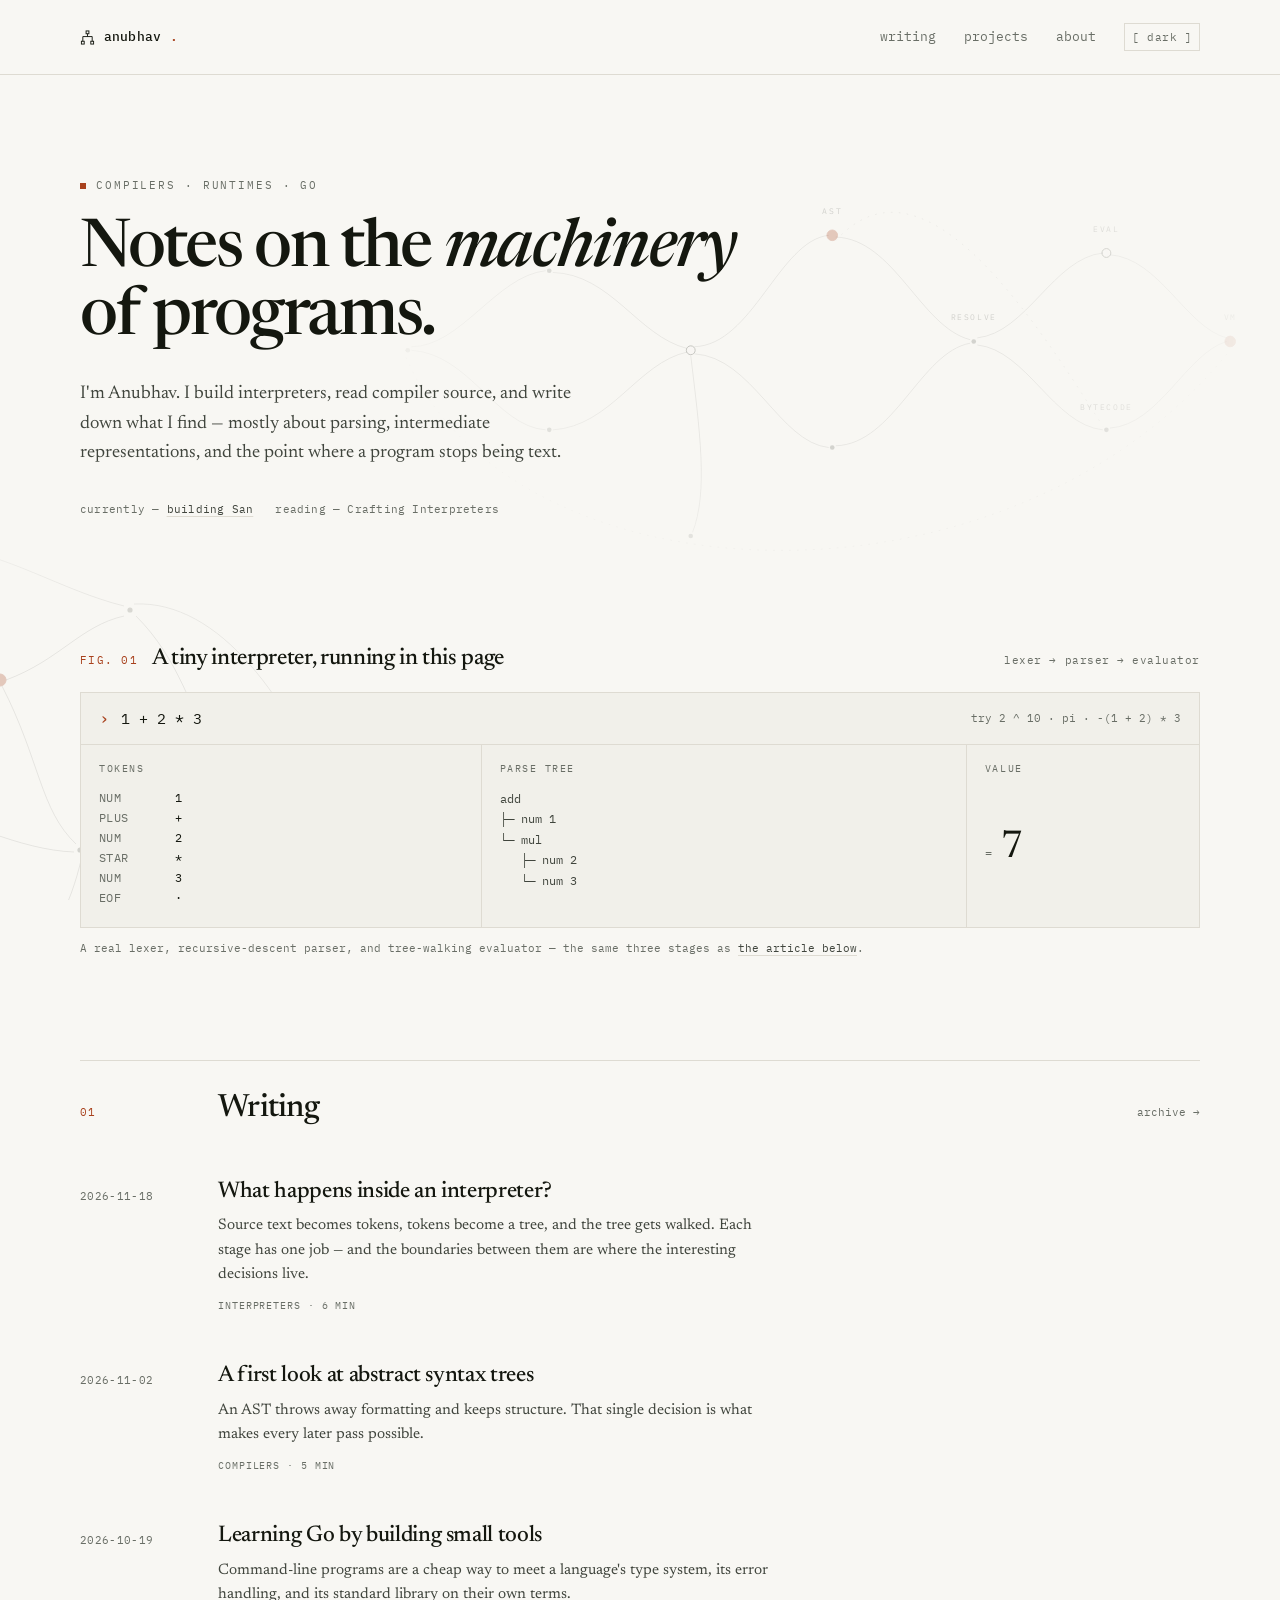
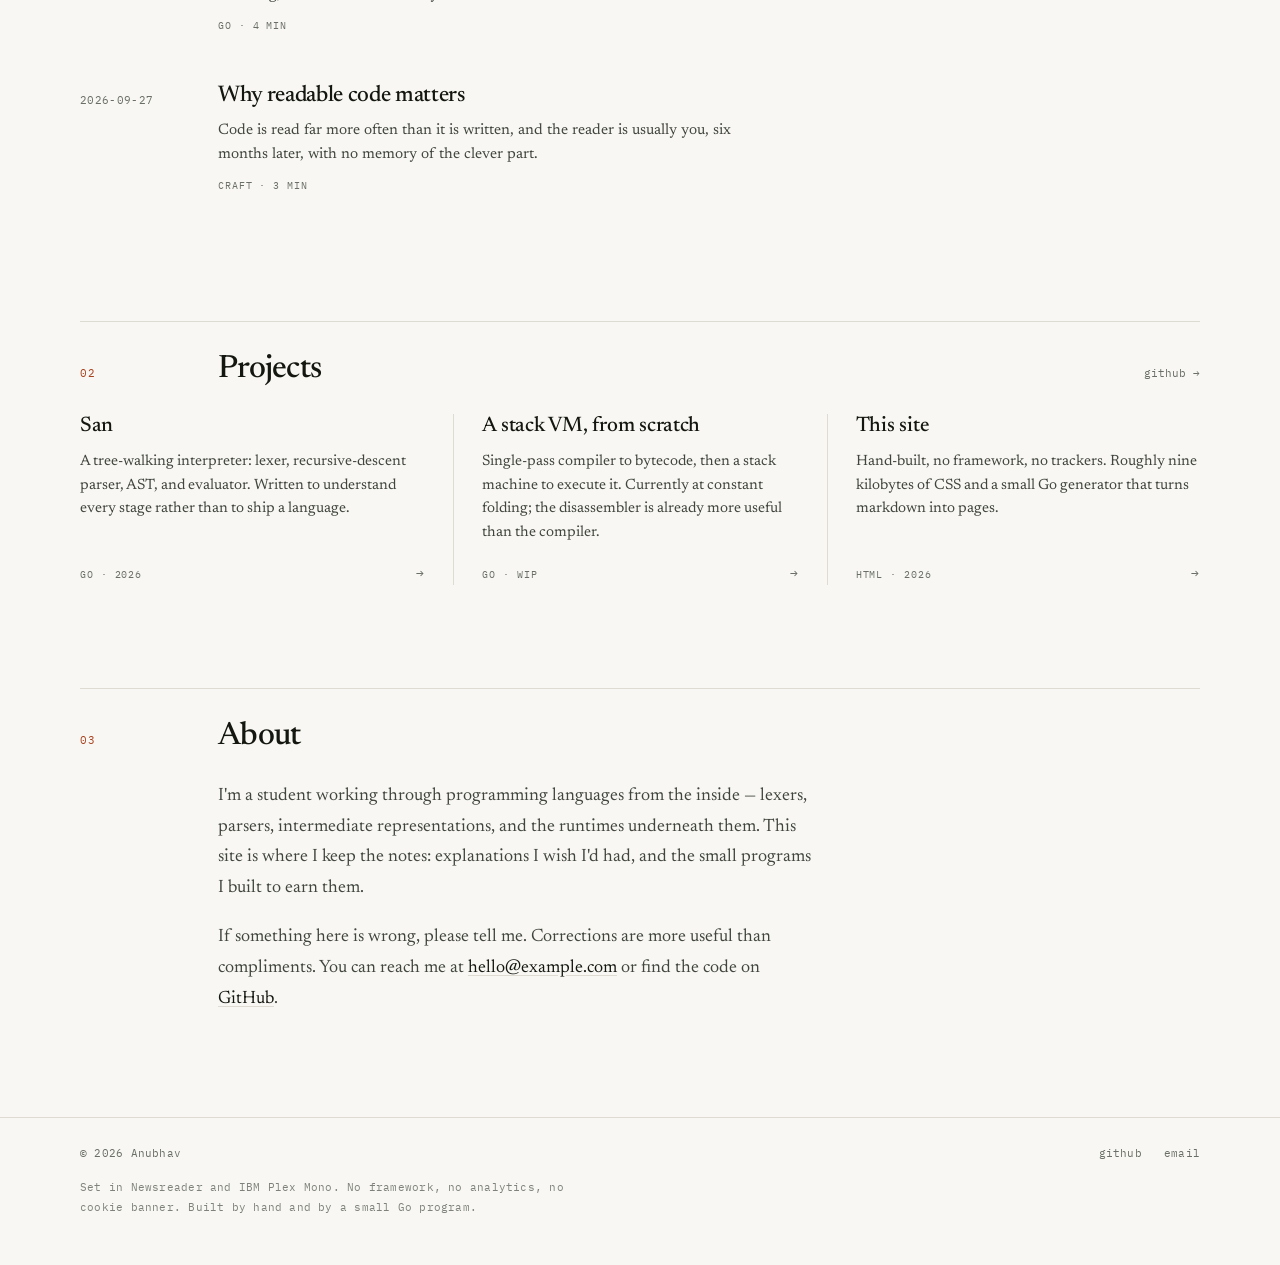
<file: index.html>
<!doctype html>
<html lang="en">
<head>
<meta charset="utf-8">
<meta name="viewport" content="width=device-width, initial-scale=1">
<meta name="color-scheme" content="light dark">
<meta name="description" content="Anubhav's notes on interpreters, compilers, Go, and the machinery of programs.">
<title>Anubhav — notes on the machinery of programs</title>
<link rel="icon" href="data:image/svg+xml,%3Csvg xmlns='http://www.w3.org/2000/svg' viewBox='0 0 16 16'%3E%3Cg fill='none' stroke='%2314170f' stroke-width='1'%3E%3Crect x='6.5' y='1' width='3' height='3'/%3E%3Crect x='1.5' y='12' width='3' height='3'/%3E%3Crect x='11.5' y='12' width='3' height='3'/%3E%3Cpath d='M8 4v3M3 12V7h10v5'/%3E%3C/g%3E%3C/svg%3E">
<link rel="preconnect" href="https://fonts.googleapis.com">
<link rel="preconnect" href="https://fonts.gstatic.com" crossorigin>
<link href="https://fonts.googleapis.com/css2?family=IBM+Plex+Mono:wght@400;500&family=Newsreader:ital,opsz,wght@0,6..72,300..600;1,6..72,300..500&display=swap" rel="stylesheet">
<link rel="stylesheet" href="assets/style.css">
<script>
  (function () {
    var saved = localStorage.getItem('theme');
    var prefersDark = window.matchMedia('(prefers-color-scheme: dark)').matches;
    document.documentElement.dataset.theme = saved || (prefersDark ? 'dark' : 'light');
  })();
</script>
</head>
<body>

<a class="skip" href="#main">Skip to content</a>

<!-- constellations: the shape of the pipeline, as a background field -->
<div class="plotfield" aria-hidden="true">
  <svg class="plot-a" viewBox="0 0 1100 780" fill="none">
    <g class="cn-edge">
      <path d="M84 426C140 426 180 346 236 340"/>
      <path d="M84 430C150 434 180 516 236 520"/>
      <path d="M244 342C310 344 340 414 396 428"/>
      <path d="M244 520C310 516 340 444 396 432"/>
      <path d="M404 426C470 424 500 306 556 300"/>
      <path d="M404 434C470 438 500 534 556 540"/>
      <path d="M564 302C630 304 660 404 716 418"/>
      <path d="M564 538C630 536 660 432 716 422"/>
      <path d="M724 416C780 410 810 326 866 320"/>
      <path d="M724 424C780 430 810 514 866 520"/>
      <path d="M874 322C930 326 960 404 1006 416"/>
      <path d="M874 518C930 514 960 434 1006 420"/>
      <path d="M400 436C410 520 420 590 402 636"/>
    </g>
    <path class="cn-edge dashed" d="M564 306C660 200 780 380 866 516"/>
    <path class="cn-edge dashed" d="M78 438C200 720 760 740 1008 432"/>
    <g class="cn-dot">
      <circle cx="80" cy="430" r="2.6"/>
      <circle cx="240" cy="340" r="2.6"/>
      <circle cx="240" cy="520" r="2.6"/>
      <circle cx="560" cy="540" r="2.6"/>
      <circle cx="720" cy="420" r="2.6"/>
      <circle cx="870" cy="520" r="2.6"/>
      <circle cx="400" cy="640" r="2.6"/>
    </g>
    <g class="cn-ring">
      <circle cx="400" cy="430" r="5"/>
      <circle cx="870" cy="320" r="5"/>
    </g>
    <g class="cn-hub">
      <circle cx="560" cy="300" r="6"/>
      <circle cx="1010" cy="420" r="6"/>
    </g>
    <g class="cn-label" text-anchor="middle">
      <text x="560" y="276">AST</text>
      <text x="720" y="396">RESOLVE</text>
      <text x="870" y="296">EVAL</text>
      <text x="870" y="498">BYTECODE</text>
      <text x="1010" y="396">VM</text>
    </g>
  </svg>

  <svg class="plot-b" viewBox="0 0 760 620" fill="none">
    <g class="cn-edge">
      <path d="M76 136C130 110 160 92 204 84"/>
      <path d="M74 146C130 190 200 206 274 218"/>
      <path d="M216 84C290 94 340 130 404 146"/>
      <path d="M286 220C340 200 360 166 404 156"/>
      <path d="M282 226C320 300 320 350 356 384"/>
      <path d="M416 156C460 200 470 250 496 294"/>
      <path d="M414 144C500 140 570 240 616 354"/>
      <path d="M354 392C300 390 240 360 176 336"/>
      <path d="M362 396C350 450 330 480 306 504"/>
      <path d="M502 306C520 380 510 430 504 474"/>
      <path d="M506 302C560 310 590 330 616 356"/>
      <path d="M170 336C130 380 100 430 84 464"/>
      <path d="M86 474C160 500 240 510 294 508"/>
      <path d="M306 512C380 516 450 500 496 484"/>
    </g>
    <g class="cn-dot">
      <circle cx="70" cy="140" r="2.6"/>
      <circle cx="210" cy="80" r="2.6"/>
      <circle cx="410" cy="150" r="2.6"/>
      <circle cx="360" cy="390" r="2.6"/>
      <circle cx="80" cy="470" r="2.6"/>
      <circle cx="300" cy="510" r="2.6"/>
      <circle cx="500" cy="480" r="2.6"/>
      <circle cx="620" cy="360" r="2.6"/>
    </g>
    <g class="cn-ring">
      <circle cx="170" cy="330" r="5"/>
    </g>
    <g class="cn-hub">
      <circle cx="280" cy="220" r="6"/>
      <circle cx="500" cy="300" r="6"/>
    </g>
  </svg>
</div>

<header class="masthead">
  <div class="shell">
    <a class="brand" href="./" aria-label="Anubhav, home">
      <svg viewBox="0 0 16 16" aria-hidden="true">
        <g fill="none" stroke="currentColor" stroke-width="1">
          <rect x="6.5" y="1" width="3" height="3"/>
          <rect x="1.5" y="12" width="3" height="3"/>
          <rect x="11.5" y="12" width="3" height="3"/>
          <path d="M8 4v3M3 12V7h10v5"/>
        </g>
      </svg>
      anubhav<span class="dot">.</span>
    </a>
    <nav class="nav" aria-label="Primary">
      <a href="#writing">writing</a>
      <a href="#projects">projects</a>
      <a href="#about">about</a>
      <button class="theme" type="button" data-theme-toggle aria-label="Switch colour theme">[ dark ]</button>
    </nav>
  </div>
</header>

<main id="main" class="shell">

  <section class="hero">
    <div class="hero-text">
      <p class="eyebrow">compilers · runtimes · go</p>
      <h1>Notes on the <em>machinery</em> of programs.</h1>
      <p class="lede">
        I'm Anubhav. I build interpreters, read compiler source, and write down what I find —
        mostly about parsing, intermediate representations, and the point where a program
        stops being text.
      </p>
      <p class="hero-meta">
        <span>currently — <a href="#projects">building San</a></span>
        <span>reading — Crafting Interpreters</span>
      </p>
    </div>
  </section>

  <section class="lab" aria-labelledby="lab-title">
    <div class="lab-head">
      <span class="lab-fig">fig. 01</span>
      <h2 id="lab-title">A tiny interpreter, running in this page</h2>
      <span class="lab-src" aria-hidden="true">lexer → parser → evaluator</span>
    </div>

    <div class="lab-shell">
      <div class="lab-bar">
        <span class="lab-prompt" aria-hidden="true">›</span>
        <input class="lab-expr" id="expr" type="text" value="1 + 2 * 3"
               aria-label="Expression to interpret"
               autocomplete="off" autocapitalize="off" spellcheck="false">
        <span class="lab-hint" aria-hidden="true">try  2 ^ 10 · pi · -(1 + 2) * 3</span>
      </div>
      <p class="lab-error" id="lab-error" role="status" aria-live="polite"></p>
      <noscript>
        <p class="lab-noscript">
          The interpreter needs JavaScript. For <code>1 + 2 * 3</code> the tokens are
          <code>NUM(1) PLUS NUM(2) STAR NUM(3) EOF</code>, the tree is
          <code>add(1, mul(2, 3))</code>, and the value is <code>7</code>.
        </p>
      </noscript>
      <div class="lab-out">
        <div class="lab-col">
          <h3>Tokens</h3>
          <ol class="lab-tokens" id="tokens"></ol>
        </div>
        <div class="lab-col">
          <h3>Parse tree</h3>
          <pre class="lab-tree" id="tree"></pre>
        </div>
        <div class="lab-col lab-col-value">
          <h3>Value</h3>
          <p class="lab-value"><span aria-hidden="true">=</span><span id="value">7</span></p>
        </div>
      </div>
    </div>

    <p class="lab-note">A real lexer, recursive-descent parser, and tree-walking evaluator —
      the same three stages as <a href="posts/what-happens-inside-an-interpreter.html">the article below</a>.</p>
  </section>

  <section class="sec" id="writing">
    <div class="sec-head">
      <span class="sec-idx">01</span>
      <h2>Writing</h2>
      <a class="sec-more" href="#writing">archive →</a>
    </div>

    <ol class="rows">
      <li>
        <a class="row" href="posts/what-happens-inside-an-interpreter.html">
          <span class="date">2026-11-18</span>
          <span>
            <span class="row-title">What happens inside an interpreter?</span>
            <span class="row-abs">Source text becomes tokens, tokens become a tree, and the tree
              gets walked. Each stage has one job — and the boundaries between them are where the
              interesting decisions live.</span>
            <span class="row-meta">interpreters · 6 min</span>
          </span>
        </a>
      </li>
      <li>
        <a class="row" href="#writing">
          <span class="date">2026-11-02</span>
          <span>
            <span class="row-title">A first look at abstract syntax trees</span>
            <span class="row-abs">An AST throws away formatting and keeps structure. That single
              decision is what makes every later pass possible.</span>
            <span class="row-meta">compilers · 5 min</span>
          </span>
        </a>
      </li>
      <li>
        <a class="row" href="#writing">
          <span class="date">2026-10-19</span>
          <span>
            <span class="row-title">Learning Go by building small tools</span>
            <span class="row-abs">Command-line programs are a cheap way to meet a language's type
              system, its error handling, and its standard library on their own terms.</span>
            <span class="row-meta">go · 4 min</span>
          </span>
        </a>
      </li>
      <li>
        <a class="row" href="#writing">
          <span class="date">2026-09-27</span>
          <span>
            <span class="row-title">Why readable code matters</span>
            <span class="row-abs">Code is read far more often than it is written, and the reader is
              usually you, six months later, with no memory of the clever part.</span>
            <span class="row-meta">craft · 3 min</span>
          </span>
        </a>
      </li>
    </ol>
  </section>

  <section class="sec" id="projects">
    <div class="sec-head">
      <span class="sec-idx">02</span>
      <h2>Projects</h2>
      <a class="sec-more" href="https://github.com/anubhav-1207">github →</a>
    </div>

    <div class="proj-grid">
      <a class="proj" href="https://github.com/anubhav-1207/san">
        <span class="proj-name">San</span>
        <span class="proj-desc">A tree-walking interpreter: lexer, recursive-descent parser, AST,
          and evaluator. Written to understand every stage rather than to ship a language.</span>
        <span class="proj-meta"><span>go · 2026</span><span class="proj-arrow" aria-hidden="true">→</span></span>
      </a>

      <a class="proj" href="#projects">
        <span class="proj-name">A stack VM, from scratch</span>
        <span class="proj-desc">Single-pass compiler to bytecode, then a stack machine to execute
          it. Currently at constant folding; the disassembler is already more useful than the
          compiler.</span>
        <span class="proj-meta"><span>go · wip</span><span class="proj-arrow" aria-hidden="true">→</span></span>
      </a>

      <a class="proj" href="https://github.com/anubhav-1207">
        <span class="proj-name">This site</span>
        <span class="proj-desc">Hand-built, no framework, no trackers. Roughly nine kilobytes of
          CSS and a small Go generator that turns markdown into pages.</span>
        <span class="proj-meta"><span>html · 2026</span><span class="proj-arrow" aria-hidden="true">→</span></span>
      </a>
    </div>
  </section>

  <section class="sec" id="about">
    <div class="sec-head">
      <span class="sec-idx">03</span>
      <h2>About</h2>
    </div>
    <div class="about">
      <p>I'm a student working through programming languages from the inside — lexers, parsers,
        intermediate representations, and the runtimes underneath them. This site is where I keep
        the notes: explanations I wish I'd had, and the small programs I built to earn them.</p>
      <p>If something here is wrong, please tell me. Corrections are more useful than
        compliments. You can reach me at <a href="mailto:hello@example.com">hello@example.com</a>
        or find the code on <a href="https://github.com/anubhav-1207">GitHub</a>.</p>
    </div>
  </section>

</main>

<footer>
  <div class="shell">
    <div class="foot-main">
      <span>© 2026 Anubhav</span>
      <span class="foot-links">
        <a href="https://github.com/anubhav-1207">github</a>
        <a href="mailto:hello@example.com">email</a>
      </span>
    </div>
    <p class="colophon">
      Set in Newsreader and IBM Plex Mono. No framework, no analytics, no cookie banner.
      Built by hand and by a small Go program.
    </p>
  </div>
</footer>

<script src="assets/lab.js" defer></script>
<script>
  (function () {
    var root = document.documentElement;
    var btn = document.querySelector('[data-theme-toggle]');

    function paint() {
      var dark = root.dataset.theme === 'dark';
      btn.textContent = dark ? '[ light ]' : '[ dark ]';
      btn.setAttribute('aria-label', dark ? 'Switch to light theme' : 'Switch to dark theme');
    }

    btn.addEventListener('click', function () {
      var next = root.dataset.theme === 'dark' ? 'light' : 'dark';
      root.dataset.theme = next;
      localStorage.setItem('theme', next);
      paint();
    });

    paint();
  })();
</script>

</body>
</html>
</file>
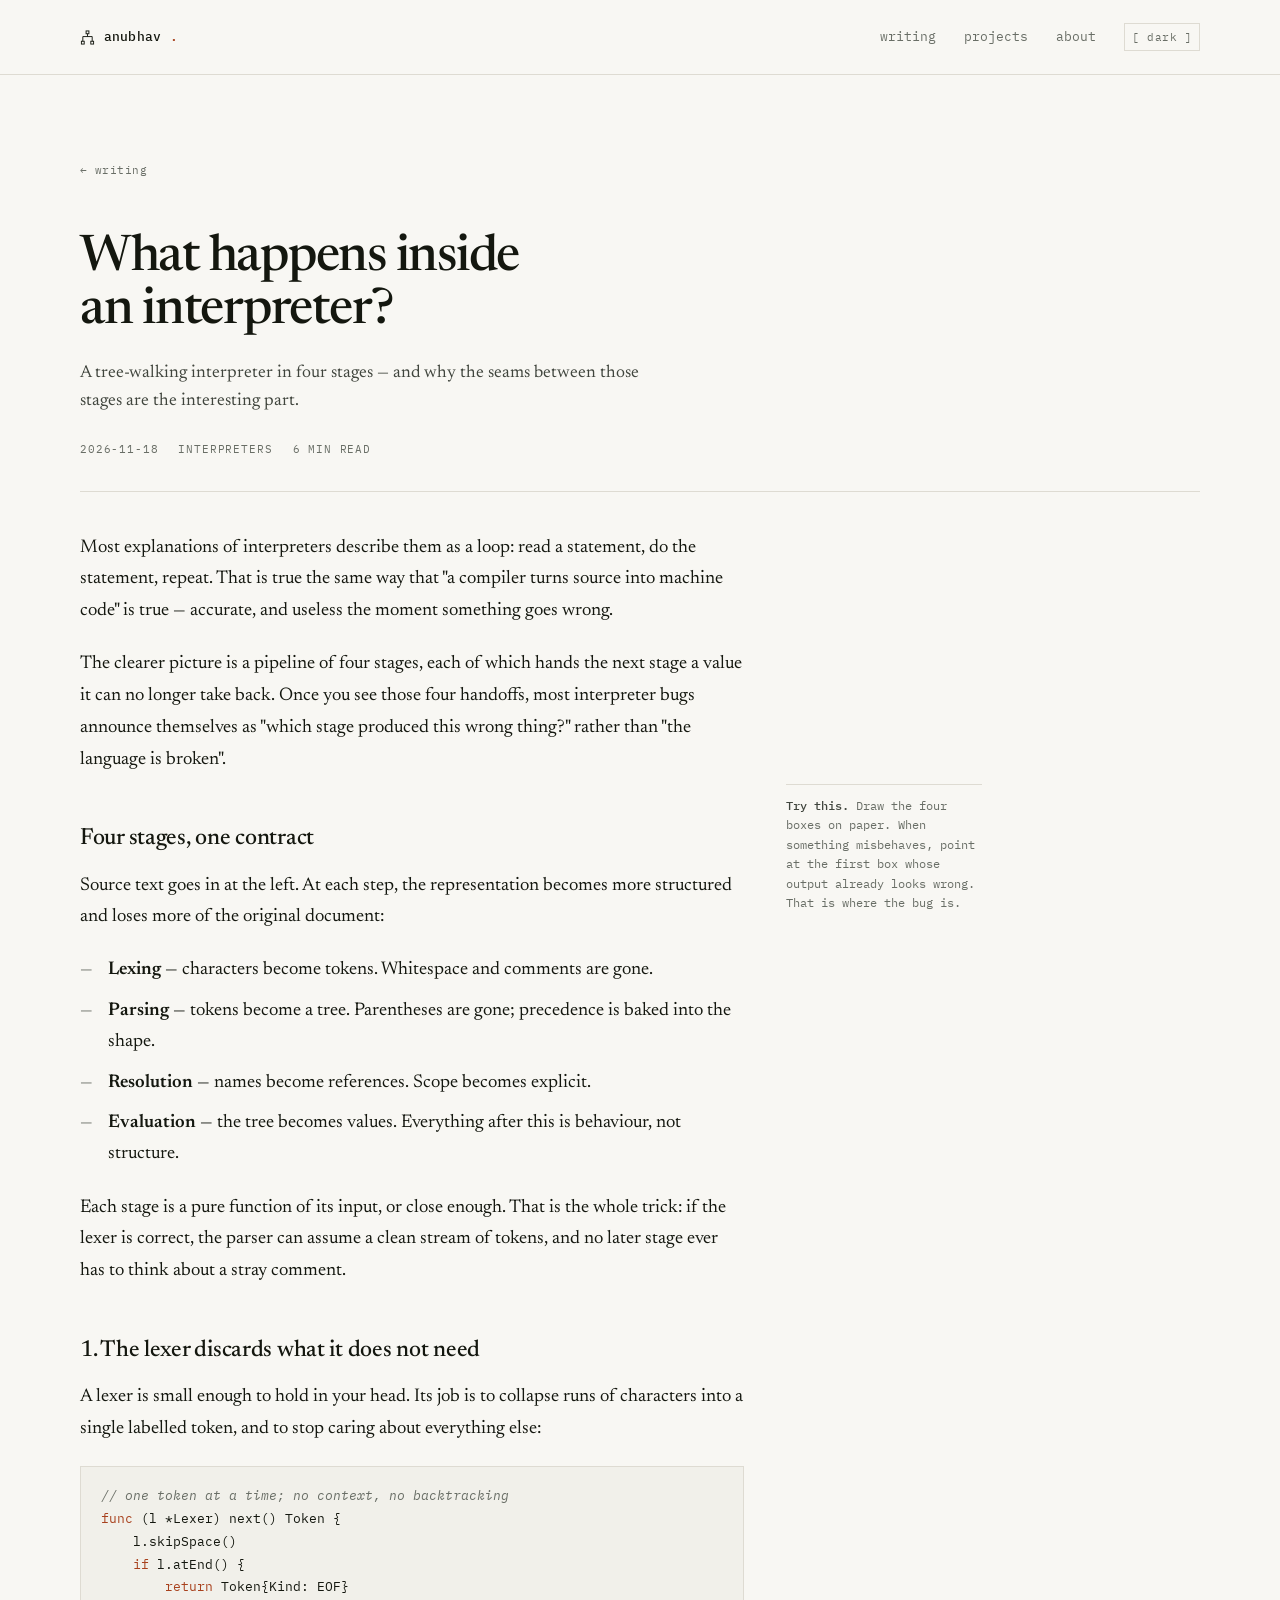
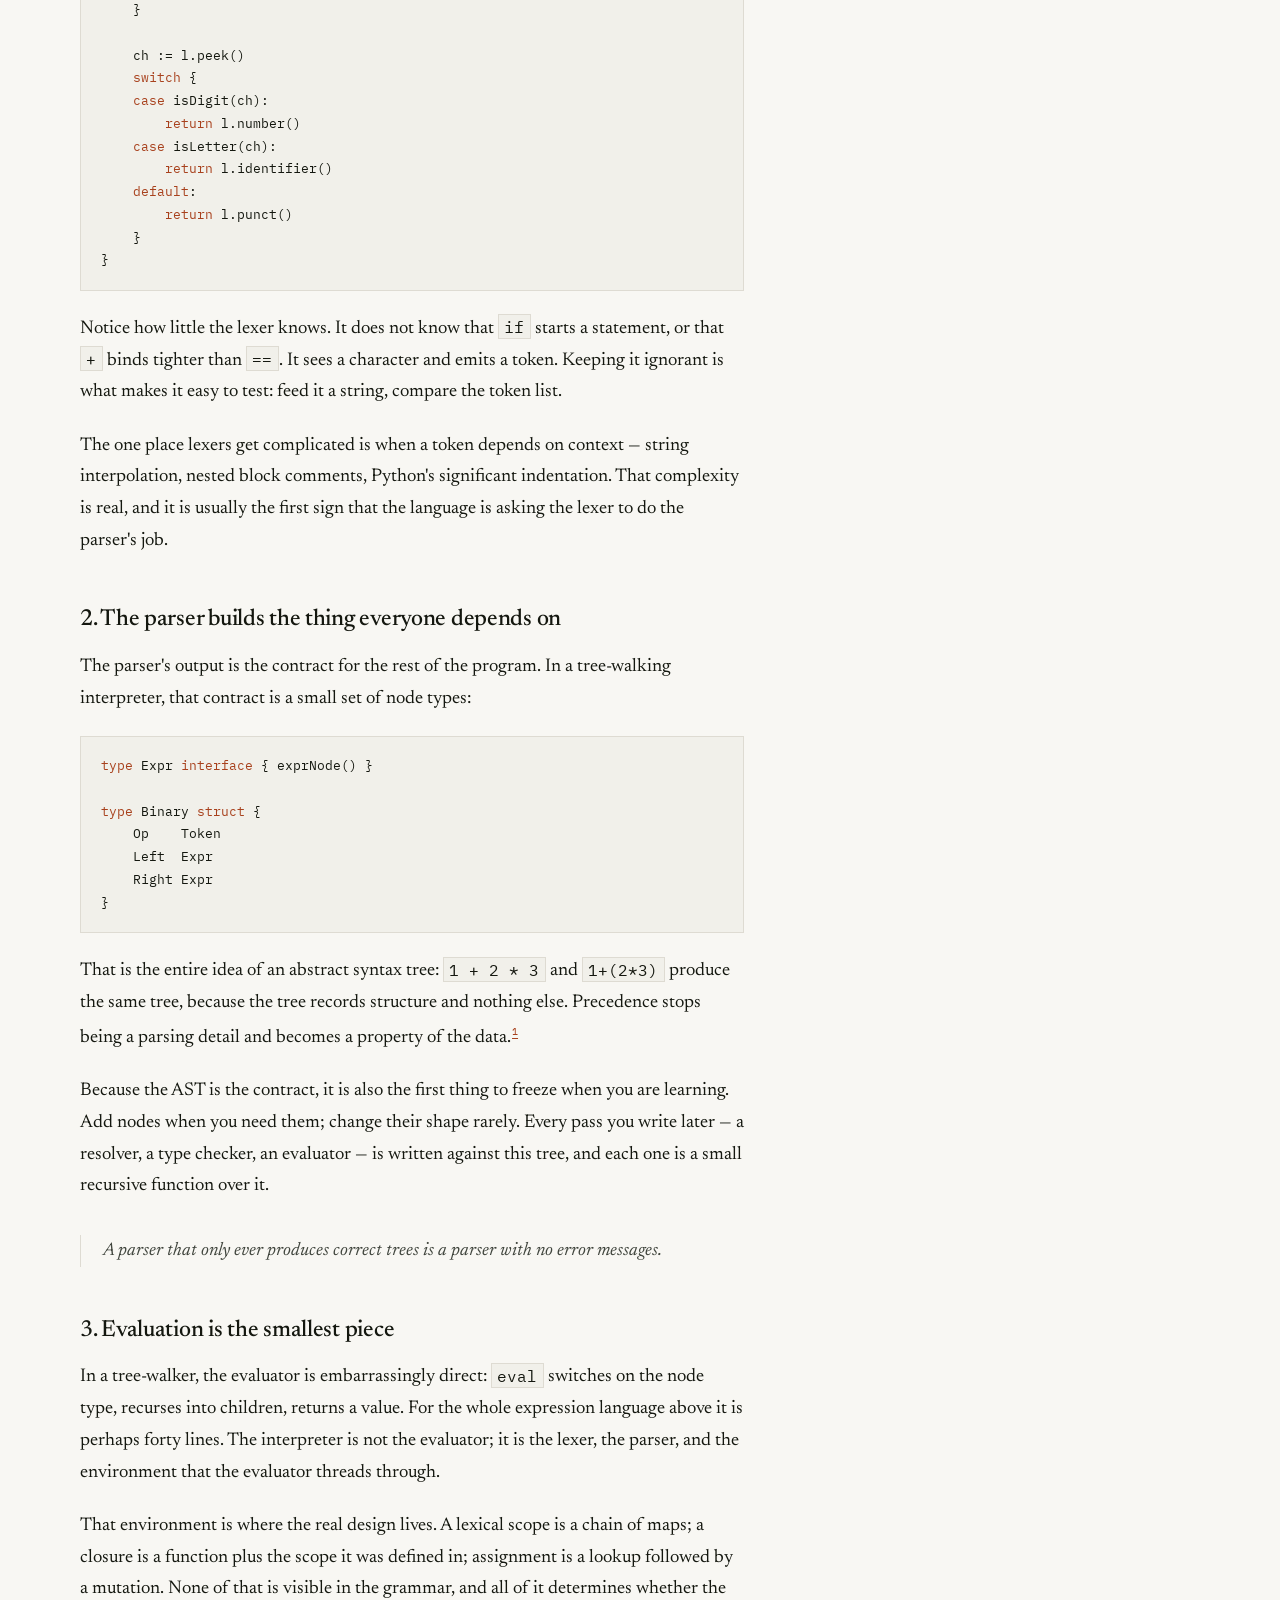
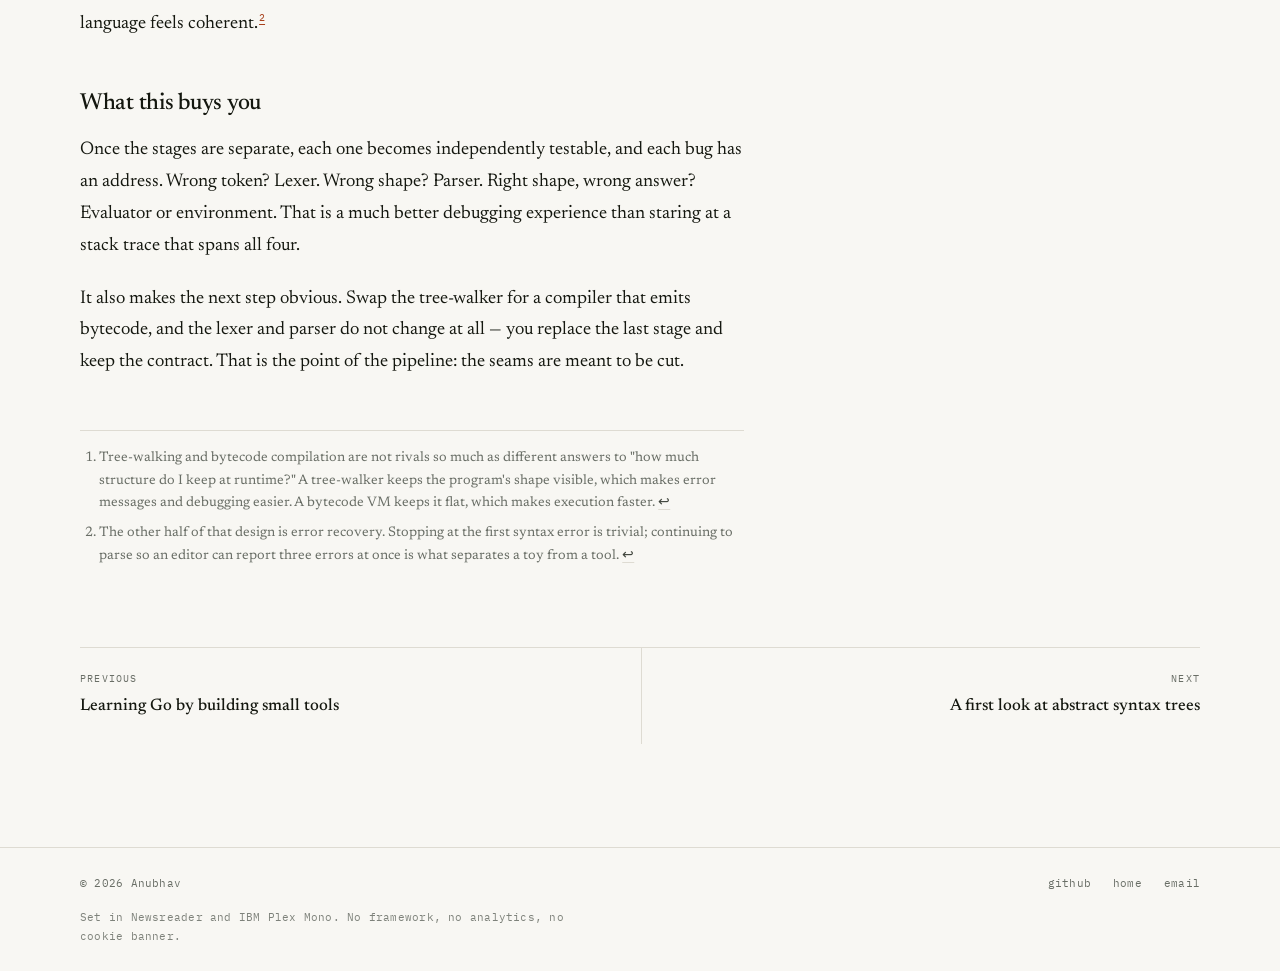
<file: posts/what-happens-inside-an-interpreter.html>
<!doctype html>
<html lang="en">
<head>
<meta charset="utf-8">
<meta name="viewport" content="width=device-width, initial-scale=1">
<meta name="color-scheme" content="light dark">
<meta name="description" content="A tree-walking interpreter in four stages, and why the seams between them are the interesting part.">
<title>What happens inside an interpreter? — Anubhav</title>
<link rel="icon" href="data:image/svg+xml,%3Csvg xmlns='http://www.w3.org/2000/svg' viewBox='0 0 16 16'%3E%3Cg fill='none' stroke='%2314170f' stroke-width='1'%3E%3Crect x='6.5' y='1' width='3' height='3'/%3E%3Crect x='1.5' y='12' width='3' height='3'/%3E%3Crect x='11.5' y='12' width='3' height='3'/%3E%3Cpath d='M8 4v3M3 12V7h10v5'/%3E%3C/g%3E%3C/svg%3E">
<link rel="preconnect" href="https://fonts.googleapis.com">
<link rel="preconnect" href="https://fonts.gstatic.com" crossorigin>
<link href="https://fonts.googleapis.com/css2?family=IBM+Plex+Mono:wght@400;500&family=Newsreader:ital,opsz,wght@0,6..72,300..600;1,6..72,300..500&display=swap" rel="stylesheet">
<link rel="stylesheet" href="../assets/style.css">
<script>
  (function () {
    var saved = localStorage.getItem('theme');
    var prefersDark = window.matchMedia('(prefers-color-scheme: dark)').matches;
    document.documentElement.dataset.theme = saved || (prefersDark ? 'dark' : 'light');
  })();
</script>
</head>
<body>

<a class="skip" href="#main">Skip to content</a>

<div class="plotfield plotfield--post" aria-hidden="true">
  <svg class="plot-a" viewBox="0 0 1000 560" fill="none">
    <g class="g-grid">
      <path d="M80 40v440M180 40v440M280 40v440M380 40v440M480 40v440M580 40v440M680 40v440M780 40v440M880 40v440"/>
      <path d="M80 80h820M80 160h820M80 240h820M80 320h820M80 400h820M80 480h820"/>
    </g>
    <path class="g-axis" d="M80 40v440h820"/>
    <path class="g-line" d="M80 430C160 424 190 404 240 398S330 330 380 318S470 270 540 244S640 190 700 162S820 118 900 96"/>
  </svg>
</div>

<header class="masthead">
  <div class="shell">
    <a class="brand" href="../index.html" aria-label="Anubhav, home">
      <svg viewBox="0 0 16 16" aria-hidden="true">
        <g fill="none" stroke="currentColor" stroke-width="1">
          <rect x="6.5" y="1" width="3" height="3"/>
          <rect x="1.5" y="12" width="3" height="3"/>
          <rect x="11.5" y="12" width="3" height="3"/>
          <path d="M8 4v3M3 12V7h10v5"/>
        </g>
      </svg>
      anubhav<span class="dot">.</span>
    </a>
    <nav class="nav" aria-label="Primary">
      <a href="../index.html#writing">writing</a>
      <a href="../index.html#projects">projects</a>
      <a href="../index.html#about">about</a>
      <button class="theme" type="button" data-theme-toggle aria-label="Switch colour theme">[ dark ]</button>
    </nav>
  </div>
</header>

<main id="main" class="shell">

  <header class="post-head">
    <a class="back" href="../index.html#writing">← writing</a>
    <h1 class="post-title">What happens inside an interpreter?</h1>
    <p class="post-sub">A tree-walking interpreter in four stages — and why the seams between
      those stages are the interesting part.</p>
    <p class="post-meta">
      <span>2026-11-18</span>
      <span>interpreters</span>
      <span>6 min read</span>
    </p>
  </header>

  <article class="prose">
    <p>Most explanations of interpreters describe them as a loop: read a statement, do the
      statement, repeat. That is true the same way that "a compiler turns source into machine
      code" is true — accurate, and useless the moment something goes wrong.</p>

    <p>The clearer picture is a pipeline of four stages, each of which hands the next stage a
      value it can no longer take back. Once you see those four handoffs, most interpreter bugs
      announce themselves as "which stage produced this wrong thing?" rather than "the language
      is broken".</p>

    <aside class="sidenote">
      <b>Try this.</b> Draw the four boxes on paper. When something misbehaves, point at the
      first box whose output already looks wrong. That is where the bug is.
    </aside>

    <h2>Four stages, one contract</h2>

    <p>Source text goes in at the left. At each step, the representation becomes more structured
      and loses more of the original document:</p>

    <ul>
      <li><strong>Lexing</strong> — characters become tokens. Whitespace and comments are gone.</li>
      <li><strong>Parsing</strong> — tokens become a tree. Parentheses are gone; precedence is baked into the shape.</li>
      <li><strong>Resolution</strong> — names become references. Scope becomes explicit.</li>
      <li><strong>Evaluation</strong> — the tree becomes values. Everything after this is behaviour, not structure.</li>
    </ul>

    <p>Each stage is a pure function of its input, or close enough. That is the whole trick: if
      the lexer is correct, the parser can assume a clean stream of tokens, and no later stage
      ever has to think about a stray comment.</p>

    <h2>1. The lexer discards what it does not need</h2>

    <p>A lexer is small enough to hold in your head. Its job is to collapse runs of characters
      into a single labelled token, and to stop caring about everything else:</p>

    <pre><code><span class="tok-c">// one token at a time; no context, no backtracking</span>
<span class="tok-k">func</span> (l *Lexer) next() Token {
    l.skipSpace()
    <span class="tok-k">if</span> l.atEnd() {
        <span class="tok-k">return</span> Token{Kind: EOF}
    }

    ch := l.peek()
    <span class="tok-k">switch</span> {
    <span class="tok-k">case</span> isDigit(ch):
        <span class="tok-k">return</span> l.number()
    <span class="tok-k">case</span> isLetter(ch):
        <span class="tok-k">return</span> l.identifier()
    <span class="tok-k">default</span>:
        <span class="tok-k">return</span> l.punct()
    }
}</code></pre>

    <p>Notice how little the lexer knows. It does not know that <code>if</code> starts a
      statement, or that <code>+</code> binds tighter than <code>==</code>. It sees a character and
      emits a token. Keeping it ignorant is what makes it easy to test: feed it a string, compare
      the token list.</p>

    <p>The one place lexers get complicated is when a token depends on context — string
      interpolation, nested block comments, Python's significant indentation. That complexity is
      real, and it is usually the first sign that the language is asking the lexer to do the
      parser's job.</p>

    <h2>2. The parser builds the thing everyone depends on</h2>

    <p>The parser's output is the contract for the rest of the program. In a tree-walking
      interpreter, that contract is a small set of node types:</p>

    <pre><code><span class="tok-k">type</span> Expr <span class="tok-k">interface</span> { exprNode() }

<span class="tok-k">type</span> Binary <span class="tok-k">struct</span> {
    Op    Token
    Left  Expr
    Right Expr
}</code></pre>

    <p>That is the entire idea of an abstract syntax tree: <code>1 + 2 * 3</code> and
      <code>1+(2*3)</code> produce the same tree, because the tree records structure and nothing
      else. Precedence stops being a parsing detail and becomes a property of the data.<sup><a href="#fn1" id="fnref1">1</a></sup></p>

    <p>Because the AST is the contract, it is also the first thing to freeze when you are
      learning. Add nodes when you need them; change their shape rarely. Every pass you write later
      — a resolver, a type checker, an evaluator — is written against this tree, and each one is a
      small recursive function over it.</p>

    <blockquote>
      A parser that only ever produces correct trees is a parser with no error messages.
    </blockquote>

    <h2>3. Evaluation is the smallest piece</h2>

    <p>In a tree-walker, the evaluator is embarrassingly direct: <code>eval</code> switches on the
      node type, recurses into children, returns a value. For the whole expression language above
      it is perhaps forty lines. The interpreter is not the evaluator; it is the lexer, the parser,
      and the environment that the evaluator threads through.</p>

    <p>That environment is where the real design lives. A lexical scope is a chain of maps; a
      closure is a function plus the scope it was defined in; assignment is a lookup followed by a
      mutation. None of that is visible in the grammar, and all of it determines whether the
      language feels coherent.<sup><a href="#fn2" id="fnref2">2</a></sup></p>

    <h2>What this buys you</h2>

    <p>Once the stages are separate, each one becomes independently testable, and each bug has an
      address. Wrong token? Lexer. Wrong shape? Parser. Right shape, wrong answer? Evaluator or
      environment. That is a much better debugging experience than staring at a stack trace that
      spans all four.</p>

    <p>It also makes the next step obvious. Swap the tree-walker for a compiler that emits
      bytecode, and the lexer and parser do not change at all — you replace the last stage and keep
      the contract. That is the point of the pipeline: the seams are meant to be cut.</p>

    <div class="footnotes">
      <ol>
        <li id="fn1">Tree-walking and bytecode compilation are not rivals so much as different
          answers to "how much structure do I keep at runtime?" A tree-walker keeps the program's
          shape visible, which makes error messages and debugging easier. A bytecode VM keeps it
          flat, which makes execution faster. <a href="#fnref1">↩</a></li>
        <li id="fn2">The other half of that design is error recovery. Stopping at the first syntax
          error is trivial; continuing to parse so an editor can report three errors at once is
          what separates a toy from a tool. <a href="#fnref2">↩</a></li>
      </ol>
    </div>
  </article>

  <nav class="post-nav" aria-label="More writing">
    <a href="../index.html#writing">
      <span class="dir">previous</span>
      <span class="to">Learning Go by building small tools</span>
    </a>
    <a href="../index.html#writing">
      <span class="dir">next</span>
      <span class="to">A first look at abstract syntax trees</span>
    </a>
  </nav>

</main>

<footer>
  <div class="shell">
    <div class="foot-main">
      <span>© 2026 Anubhav</span>
      <span class="foot-links">
        <a href="https://github.com/anubhav-1207">github</a>
        <a href="../index.html">home</a>
        <a href="mailto:hello@example.com">email</a>
      </span>
    </div>
    <p class="colophon">
      Set in Newsreader and IBM Plex Mono. No framework, no analytics, no cookie banner.
    </p>
  </div>
</footer>

<script>
  (function () {
    var root = document.documentElement;
    var btn = document.querySelector('[data-theme-toggle]');

    function paint() {
      var dark = root.dataset.theme === 'dark';
      btn.textContent = dark ? '[ light ]' : '[ dark ]';
      btn.setAttribute('aria-label', dark ? 'Switch to light theme' : 'Switch to dark theme');
    }

    btn.addEventListener('click', function () {
      var next = root.dataset.theme === 'dark' ? 'light' : 'dark';
      root.dataset.theme = next;
      localStorage.setItem('theme', next);
      paint();
    });

    paint();
  })();
</script>

</body>
</html>
</file>
<file: assets/style.css>
/* ============================================================
   anubhav — software notes
   paper & ink, instrumentation, no decoration
   ============================================================ */

*, *::before, *::after { box-sizing: border-box; }

html { -webkit-text-size-adjust: 100%; background: var(--paper); }

body, h1, h2, h3, p, ol, ul, figure, blockquote, pre { margin: 0; }
ol, ul { padding: 0; list-style: none; }
img, svg { display: block; max-width: 100%; }
a { color: inherit; }
button { font: inherit; }

/* ── tokens ─────────────────────────────────────────────── */

:root {
  --paper:    #f8f7f3;
  --surface:  #f1f0ea;
  --ink:      #14170f;
  --ink-soft: #40453d;
  --muted:    #696e66;
  --line:     #dedbd2;
  --signal:   #a8411d;
  --graph:    rgba(20, 23, 15, .075);

  --serif: "Newsreader", "Iowan Old Style", Charter, Georgia, serif;
  --mono: "IBM Plex Mono", ui-monospace, SFMono-Regular, Menlo, monospace;

  --gutter: 104px;
  --gutter-gap: clamp(16px, 3vw, 34px);

  color-scheme: light;
}

:root[data-theme="dark"] {
  --paper:    #0e100f;
  --surface:  #161917;
  --ink:      #e4e7e1;
  --ink-soft: #b3b9b1;
  --muted:    #868c84;
  --line:     #262a27;
  --signal:   #ef7f58;
  --graph:    rgba(228, 231, 225, .07);

  color-scheme: dark;
}

/* ── base ───────────────────────────────────────────────── */

body {
  background: var(--paper);
  color: var(--ink);
  font-family: var(--serif);
  font-size: 18px;
  line-height: 1.7;
  font-optical-sizing: auto;
  -webkit-font-smoothing: antialiased;
  text-rendering: optimizeLegibility;
}

::selection { background: var(--signal); color: var(--paper); }

.shell {
  width: min(1120px, calc(100% - clamp(36px, 7vw, 88px)));
  margin-inline: auto;
}

.skip {
  position: absolute;
  left: -9999px;
  top: 0;
  font-family: var(--mono);
  font-size: 12px;
  background: var(--paper);
  border: 1px solid var(--line);
  padding: 8px 12px;
  z-index: 10;
}
.skip:focus { left: 12px; top: 12px; }

:focus-visible {
  outline: 1px solid var(--signal);
  outline-offset: 3px;
}

/* ── instrumentation layer ──────────────────────────────── */

.plotfield {
  position: fixed;
  inset: 0;
  z-index: 0;
  overflow: hidden;
  pointer-events: none;
  color: var(--graph);
}

.plotfield svg {
  position: absolute;
  height: auto;
  mask-image: radial-gradient(closest-side, #000 45%, transparent 100%);
  -webkit-mask-image: radial-gradient(closest-side, #000 45%, transparent 100%);
}

.plot-a {
  top: -30px;
  right: -30px;
  width: min(980px, 76vw);
  mask-image: linear-gradient(90deg, transparent 0%, #000 32%);
  -webkit-mask-image: linear-gradient(90deg, transparent 0%, #000 32%);
}
.plot-b { bottom: -180px; left: -280px; width: min(760px, 62vw); }
.plotfield--post .plot-a { top: -120px; right: -320px; opacity: .55; }

.plotfield .cn-edge {
  fill: none;
  stroke: currentColor;
  stroke-width: 1;
}
.plotfield .cn-edge.dashed { stroke-dasharray: 2 7; opacity: .75; }
.plotfield .cn-dot circle { fill: var(--ink); opacity: .16; }
.plotfield .cn-ring circle {
  fill: var(--paper);
  stroke: var(--ink);
  stroke-width: 1.1;
  opacity: .22;
}
.plotfield .cn-hub circle {
  fill: var(--signal);
  stroke: var(--signal);
  stroke-width: 1;
  opacity: .26;
}
.plotfield .cn-label text {
  font-family: var(--mono);
  font-size: 9px;
  letter-spacing: .2em;
  fill: var(--ink);
  opacity: .16;
}

.site, .masthead, .hero, main, footer { position: relative; z-index: 1; }

/* ── masthead ───────────────────────────────────────────── */

.masthead {
  border-bottom: 1px solid var(--line);
  background: var(--paper);
  z-index: 2;
}

.masthead .shell {
  display: flex;
  align-items: center;
  justify-content: space-between;
  gap: 24px;
  min-height: 74px;
}

.brand {
  display: inline-flex;
  align-items: center;
  gap: 9px;
  font-family: var(--mono);
  font-size: 13px;
  font-weight: 500;
  letter-spacing: .01em;
  text-decoration: none;
  white-space: nowrap;
}

.brand svg { width: 15px; height: 15px; color: var(--ink); }
.brand .dot { color: var(--signal); }

.nav {
  display: flex;
  align-items: center;
  gap: clamp(16px, 2.6vw, 28px);
  font-family: var(--mono);
  font-size: 12.5px;
}

.nav a {
  color: var(--muted);
  text-decoration: none;
  transition: color .12s linear;
}
.nav a:hover { color: var(--ink); }

.theme {
  font-family: var(--mono);
  font-size: 11px;
  letter-spacing: .04em;
  color: var(--muted);
  background: none;
  border: 1px solid var(--line);
  padding: 4px 7px;
  cursor: pointer;
  white-space: nowrap;
  transition: color .12s linear, border-color .12s linear;
}
.theme:hover { color: var(--ink); border-color: var(--muted); }

/* ── hero ───────────────────────────────────────────────── */

.hero {
  padding: clamp(56px, 8vw, 104px) 0 clamp(40px, 5vw, 56px);
}

.hero-text { max-width: 68rem; }

.eyebrow {
  display: flex;
  align-items: center;
  gap: 10px;
  font-family: var(--mono);
  font-size: 10.5px;
  font-weight: 400;
  letter-spacing: .18em;
  text-transform: uppercase;
  color: var(--muted);
}
.eyebrow::before {
  content: "";
  width: 6px;
  height: 6px;
  background: var(--signal);
  flex: none;
}

h1 {
  margin-top: 22px;
  max-width: 10.8em;
  font-size: clamp(2.7rem, 5.2vw, 4.6rem);
  font-weight: 500;
  line-height: 1.02;
  letter-spacing: -.035em;
  text-wrap: balance;
}
h1 em { font-style: italic; letter-spacing: -.02em; }

.lede {
  margin-top: 26px;
  max-width: 50ch;
  font-size: 1.16rem;
  line-height: 1.6;
  color: var(--ink-soft);
}

.hero-meta {
  margin-top: 32px;
  display: flex;
  flex-wrap: wrap;
  gap: 8px 22px;
  font-family: var(--mono);
  font-size: 11px;
  letter-spacing: .02em;
  color: var(--muted);
}
.hero-meta a {
  color: var(--ink-soft);
  text-decoration: underline;
  text-decoration-color: var(--line);
  text-underline-offset: 3px;
}
.hero-meta a:hover {
  color: var(--signal);
  text-decoration-color: var(--signal);
}

/* ── live interpreter ───────────────────────────────────── */

.lab { margin-top: clamp(40px, 5vw, 64px); }

.lab-head {
  display: flex;
  align-items: baseline;
  flex-wrap: wrap;
  gap: 8px 14px;
  margin-bottom: 14px;
}

.lab-fig {
  font-family: var(--mono);
  font-size: 10.5px;
  letter-spacing: .12em;
  text-transform: uppercase;
  color: var(--signal);
}

.lab-head h2 {
  font-family: var(--serif);
  font-size: clamp(1.25rem, 1.8vw, 1.5rem);
  font-weight: 500;
  letter-spacing: -.015em;
}

.lab-src {
  margin-left: auto;
  font-family: var(--mono);
  font-size: 10.5px;
  letter-spacing: .05em;
  color: var(--muted);
}

.lab-shell {
  border: 1px solid var(--line);
  background: var(--surface);
}

.lab-bar {
  display: flex;
  align-items: center;
  gap: 12px;
  padding: 13px 18px;
  border-bottom: 1px solid var(--line);
  transition: background .12s linear;
}
.lab-bar:focus-within {
  background: var(--paper);
  border-bottom-color: var(--signal);
}

.lab-prompt {
  font-family: var(--mono);
  font-size: 17px;
  line-height: 1;
  color: var(--signal);
}

.lab-expr {
  flex: 1;
  min-width: 0;
  padding: 3px 0;
  border: 0;
  background: none;
  color: var(--ink);
  font-family: var(--mono);
  font-size: 15px;
  outline: none;
}

.lab-hint {
  font-family: var(--mono);
  font-size: 10.5px;
  color: var(--muted);
  white-space: nowrap;
}

.lab-error {
  display: none;
  margin: 0;
  padding: 8px 18px;
  border-bottom: 1px solid var(--line);
  font-family: var(--mono);
  font-size: 11px;
  letter-spacing: .02em;
  color: var(--signal);
}
.lab-error.on { display: block; }

.lab-noscript {
  margin: 0;
  padding: 14px 18px;
  border-bottom: 1px solid var(--line);
  font-family: var(--mono);
  font-size: 11px;
  line-height: 1.9;
  color: var(--ink-soft);
}
.lab-noscript code { color: var(--ink); }

.lab-out {
  display: grid;
  grid-template-columns: minmax(0, .95fr) minmax(0, 1.15fr) minmax(0, .55fr);
  min-height: 172px;
}

.lab-col {
  min-width: 0;
  padding: 16px 18px 20px;
  border-right: 1px solid var(--line);
}
.lab-col-value {
  display: flex;
  flex-direction: column;
  border-right: 0;
}

.lab-col h3 {
  margin-bottom: 12px;
  font-family: var(--mono);
  font-size: 9.5px;
  font-weight: 400;
  letter-spacing: .16em;
  text-transform: uppercase;
  color: var(--muted);
}

.lab-tokens {
  display: grid;
  gap: 2px;
  font-family: var(--mono);
  font-size: 12px;
  line-height: 1.5;
}
.lab-tokens li {
  display: grid;
  grid-template-columns: 66px minmax(0, 1fr);
  gap: 10px;
}
.tok-kind { color: var(--muted); letter-spacing: .03em; }
.tok-lex { color: var(--ink); }

.lab-tree {
  margin: 0;
  font-family: var(--mono);
  font-size: 12px;
  line-height: 1.7;
  color: var(--ink-soft);
  white-space: pre;
  overflow-x: auto;
}

.lab-value {
  display: flex;
  align-items: baseline;
  gap: 10px;
  margin: auto 0;
  font-family: var(--serif);
  font-size: 2.4rem;
  line-height: 1;
  letter-spacing: -.02em;
}
.lab-value > span:first-child {
  font-family: var(--mono);
  font-size: 12px;
  color: var(--muted);
}

.lab-note {
  margin-top: 12px;
  font-family: var(--mono);
  font-size: 10.5px;
  line-height: 1.7;
  color: var(--muted);
}
.lab-note a {
  color: var(--ink-soft);
  text-decoration: underline;
  text-decoration-color: var(--line);
  text-underline-offset: 3px;
}
.lab-note a:hover {
  color: var(--signal);
  text-decoration-color: var(--signal);
}

/* ── sections ───────────────────────────────────────────── */

.sec {
  margin-top: clamp(64px, 8vw, 108px);
  padding-top: clamp(20px, 2.6vw, 30px);
  border-top: 1px solid var(--line);
}

.sec-head {
  display: grid;
  grid-template-columns: var(--gutter) minmax(0, 1fr) auto;
  align-items: baseline;
  gap: var(--gutter-gap);
  margin-bottom: clamp(18px, 2.2vw, 30px);
}

.sec-idx {
  font-family: var(--mono);
  font-size: 11px;
  letter-spacing: .12em;
  color: var(--signal);
}

.sec-head h2 {
  font-family: var(--serif);
  font-size: clamp(1.8rem, 2.5vw, 2.3rem);
  font-weight: 500;
  line-height: 1.08;
  letter-spacing: -.022em;
}

.sec-more {
  font-family: var(--mono);
  font-size: 11px;
  color: var(--muted);
  text-decoration: none;
  white-space: nowrap;
}
.sec-more:hover { color: var(--ink); }

/* ── rows (posts, projects) ─────────────────────────────── */

.row {
  display: grid;
  grid-template-columns: var(--gutter) minmax(0, 1fr);
  gap: var(--gutter-gap);
  padding: 24px 0;
  border-bottom: 1px solid var(--line);
  text-decoration: none;
}
.row:last-child { border-bottom: 0; }

.date {
  padding-top: 9px;
  font-family: var(--mono);
  font-size: 11px;
  font-variant-numeric: tabular-nums;
  letter-spacing: .03em;
  color: var(--muted);
}

.row-title {
  display: block;
  font-size: 1.42rem;
  font-weight: 500;
  line-height: 1.25;
  letter-spacing: -.015em;
  text-wrap: balance;
  transition: color .12s linear;
}
.row:hover .row-title { color: var(--signal); }

.row-abs {
  display: block;
  margin-top: 8px;
  max-width: 62ch;
  font-size: .95rem;
  line-height: 1.6;
  color: var(--ink-soft);
}

.row-meta {
  display: block;
  margin-top: 10px;
  font-family: var(--mono);
  font-size: 10px;
  letter-spacing: .09em;
  text-transform: uppercase;
  color: var(--muted);
}

.proj-grid {
  display: grid;
  grid-template-columns: repeat(3, minmax(0, 1fr));
}

.proj {
  display: flex;
  flex-direction: column;
  padding: 0 clamp(18px, 2.2vw, 28px);
  border-left: 1px solid var(--line);
  text-decoration: none;
}
.proj:first-child { padding-left: 0; border-left: 0; }
.proj:last-child { padding-right: 0; }

.proj-name {
  display: block;
  font-size: 1.32rem;
  font-weight: 500;
  line-height: 1.2;
  letter-spacing: -.012em;
  transition: color .12s linear;
}
.proj:hover .proj-name { color: var(--signal); }

.proj-desc {
  display: block;
  flex: 1;
  margin-top: 10px;
  font-size: .93rem;
  line-height: 1.6;
  color: var(--ink-soft);
}

.proj-meta {
  display: flex;
  align-items: baseline;
  justify-content: space-between;
  gap: 12px;
  margin-top: 18px;
  font-family: var(--mono);
  font-size: 10px;
  letter-spacing: .09em;
  text-transform: uppercase;
  color: var(--muted);
}

.proj-arrow {
  font-size: 13px;
  color: var(--muted);
  transition: transform .15s ease, color .15s linear;
}
.proj:hover .proj-arrow {
  transform: translateX(4px);
  color: var(--signal);
}

/* ── about ──────────────────────────────────────────────── */

.about {
  padding-left: calc(var(--gutter) + var(--gutter-gap));
}
.about p { max-width: 60ch; color: var(--ink-soft); }
.about p + p { margin-top: 1.05em; }
.about a {
  color: var(--ink);
  text-decoration: underline;
  text-decoration-color: var(--line);
  text-underline-offset: 3px;
}
.about a:hover { color: var(--signal); text-decoration-color: var(--signal); }

/* ── post page ──────────────────────────────────────────── */

.post-head {
  padding: clamp(46px, 6.5vw, 80px) 0 32px;
  border-bottom: 1px solid var(--line);
}

.back {
  display: inline-block;
  margin-bottom: 30px;
  font-family: var(--mono);
  font-size: 11px;
  letter-spacing: .04em;
  color: var(--muted);
  text-decoration: none;
}
.back:hover { color: var(--ink); }

.post-title {
  max-width: 22ch;
  font-size: clamp(2.05rem, 4.2vw, 3.15rem);
  font-weight: 500;
  line-height: 1.06;
  letter-spacing: -.025em;
  text-wrap: balance;
}

.post-sub {
  margin-top: 20px;
  max-width: 56ch;
  font-size: 1.1rem;
  line-height: 1.6;
  color: var(--ink-soft);
}

.post-meta {
  display: flex;
  flex-wrap: wrap;
  gap: 8px 20px;
  margin-top: 26px;
  font-family: var(--mono);
  font-size: 10.5px;
  letter-spacing: .08em;
  text-transform: uppercase;
  color: var(--muted);
}

.prose {
  max-width: 664px;
  padding-top: 40px;
  font-size: 18.5px;
  line-height: 1.72;
}

.prose > p + p,
.prose > p + ul,
.prose > ul + p,
.prose > pre + p { margin-top: 1.15em; }

.prose h2 {
  margin: 2.1em 0 .65em;
  font-size: 1.45rem;
  font-weight: 500;
  line-height: 1.3;
  letter-spacing: -.012em;
}
.prose h3 {
  margin: 1.8em 0 .5em;
  font-size: 1.12rem;
  font-weight: 600;
  letter-spacing: -.005em;
}

.prose a {
  color: var(--signal);
  text-decoration: underline;
  text-decoration-thickness: 1px;
  text-underline-offset: 3px;
}

.prose strong { font-weight: 600; }

.prose ul { margin: 1.1em 0; }
.prose li {
  position: relative;
  padding-left: 1.5em;
  margin-bottom: .45em;
}
.prose li::before {
  content: "—";
  position: absolute;
  left: 0;
  color: var(--muted);
}

.prose blockquote {
  margin: 1.8em 0;
  padding-left: 22px;
  border-left: 1px solid var(--line);
  color: var(--ink-soft);
  font-style: italic;
}

.prose code {
  font-family: var(--mono);
  font-size: .86em;
  background: var(--surface);
  border: 1px solid var(--line);
  padding: .1em .34em;
}

.prose pre {
  margin: 1.7em 0;
  padding: 18px 20px;
  background: var(--surface);
  border: 1px solid var(--line);
  overflow-x: auto;
  font-size: 12.8px;
  line-height: 1.7;
}
.prose pre code {
  background: none;
  border: 0;
  padding: 0;
  font-size: inherit;
}
.tok-k { color: var(--signal); }
.tok-c { color: var(--muted); font-style: italic; }

.sidenote {
  margin: 28px 0;
  padding-top: 11px;
  border-top: 1px solid var(--line);
  font-family: var(--mono);
  font-size: 11.5px;
  line-height: 1.7;
  color: var(--muted);
}
.sidenote b { color: var(--ink-soft); font-weight: 500; }

sup a {
  font-family: var(--mono);
  font-size: .68em;
  color: var(--signal);
  text-decoration: none;
  padding-left: .1em;
}

.footnotes {
  margin-top: 52px;
  padding-top: 16px;
  border-top: 1px solid var(--line);
  font-size: .86rem;
  line-height: 1.65;
  color: var(--muted);
}
.footnotes ol {
  list-style: decimal;
  padding-left: 1.4em;
}
.footnotes li {
  position: static;
  padding-left: 0;
  margin-bottom: .5em;
}
.footnotes li::before { content: none; }
.footnotes a { color: var(--ink-soft); text-decoration: underline; text-decoration-color: var(--line); }

.post-nav {
  display: grid;
  grid-template-columns: 1fr 1fr;
  gap: 1px;
  margin-top: clamp(48px, 7vw, 80px);
  border-top: 1px solid var(--line);
}
.post-nav a {
  padding: 22px 0 26px;
  text-decoration: none;
}
.post-nav a + a {
  text-align: right;
  padding-left: 28px;
  border-left: 1px solid var(--line);
}
.post-nav .dir {
  display: block;
  font-family: var(--mono);
  font-size: 10px;
  letter-spacing: .12em;
  text-transform: uppercase;
  color: var(--muted);
}
.post-nav .to {
  display: block;
  margin-top: 8px;
  font-size: 1.05rem;
  font-weight: 500;
  line-height: 1.35;
  transition: color .12s linear;
}
.post-nav a:hover .to { color: var(--signal); }

/* ── footer ─────────────────────────────────────────────── */

footer {
  margin-top: clamp(56px, 8vw, 104px);
  border-top: 1px solid var(--line);
  padding: 26px 0 48px;
  font-family: var(--mono);
  font-size: 11px;
  letter-spacing: .02em;
  color: var(--muted);
}

.foot-main {
  display: flex;
  flex-wrap: wrap;
  justify-content: space-between;
  gap: 14px 28px;
}
.foot-main a { color: var(--muted); text-decoration: none; }
.foot-main a:hover { color: var(--ink); }
.foot-links { display: flex; gap: 22px; }

.colophon { margin-top: 16px; max-width: 76ch; line-height: 1.75; opacity: .85; }

/* ── responsive ─────────────────────────────────────────── */

@media (max-width: 900px) {
  .hero {
    padding-top: clamp(44px, 9vw, 64px);
  }
  .plot-b { display: none; }

  .lab-src, .lab-hint { display: none; }
  .lab-out {
    grid-template-columns: 1fr;
    min-height: 0;
  }
  .lab-col {
    border-right: 0;
    border-bottom: 1px solid var(--line);
  }
  .lab-col-value { border-bottom: 0; }

  .about { padding-left: 0; }
}

@media (max-width: 1100px) {
  .proj-grid { grid-template-columns: 1fr; }
  .proj {
    padding: 20px 0;
    border-left: 0;
  }
  .proj + .proj { border-top: 1px solid var(--line); }
  .proj:first-child { padding-top: 0; }
  .proj-desc { max-width: 64ch; }
}

@media (max-width: 640px) {
  body { font-size: 17px; }

  .masthead .shell {
    flex-wrap: wrap;
    min-height: 0;
    padding: 14px 0 0;
    gap: 0 16px;
  }
  .nav {
    order: 2;
    width: 100%;
    justify-content: space-between;
    gap: 12px;
    margin-top: 13px;
    padding: 9px 0;
    border-top: 1px solid var(--line);
    font-size: 11.5px;
  }

  .row {
    grid-template-columns: 1fr;
    gap: 6px;
    padding: 20px 0;
  }
  .date { padding-top: 0; font-size: 10.5px; }
  .row-title { font-size: 1.26rem; }
  .row-abs { font-size: .92rem; }

  .sec { margin-top: 56px; padding-top: 16px; }
  .sec-head {
    grid-template-columns: 1fr auto;
    row-gap: 6px;
    margin-bottom: 20px;
  }
  .sec-idx { grid-column: 1 / -1; }
  .sec-head h2 { font-size: 1.65rem; }
  .sec-more { justify-self: end; }

  .lab-head h2 { font-size: 1.2rem; }
  .lab-bar { padding: 11px 14px; }
  .lab-col { padding: 14px 14px 18px; }
  .lab-value { font-size: 2rem; }

  .post-nav { grid-template-columns: 1fr; }
  .post-nav a + a {
    text-align: left;
    padding-left: 0;
    border-left: 0;
    border-top: 1px solid var(--line);
  }

  .plot-a { display: none; }
}

@media (min-width: 1140px) {
  .prose .sidenote {
    float: right;
    clear: right;
    width: 196px;
    margin: 8px -238px 26px 0;
  }
}

@media (prefers-reduced-motion: reduce) {
  * { scroll-behavior: auto !important; }
}

@media print {
  .plotfield, .masthead, .post-nav, .theme { display: none; }
  body { background: #fff; color: #000; }
  .prose { max-width: none; }
}
</file>
